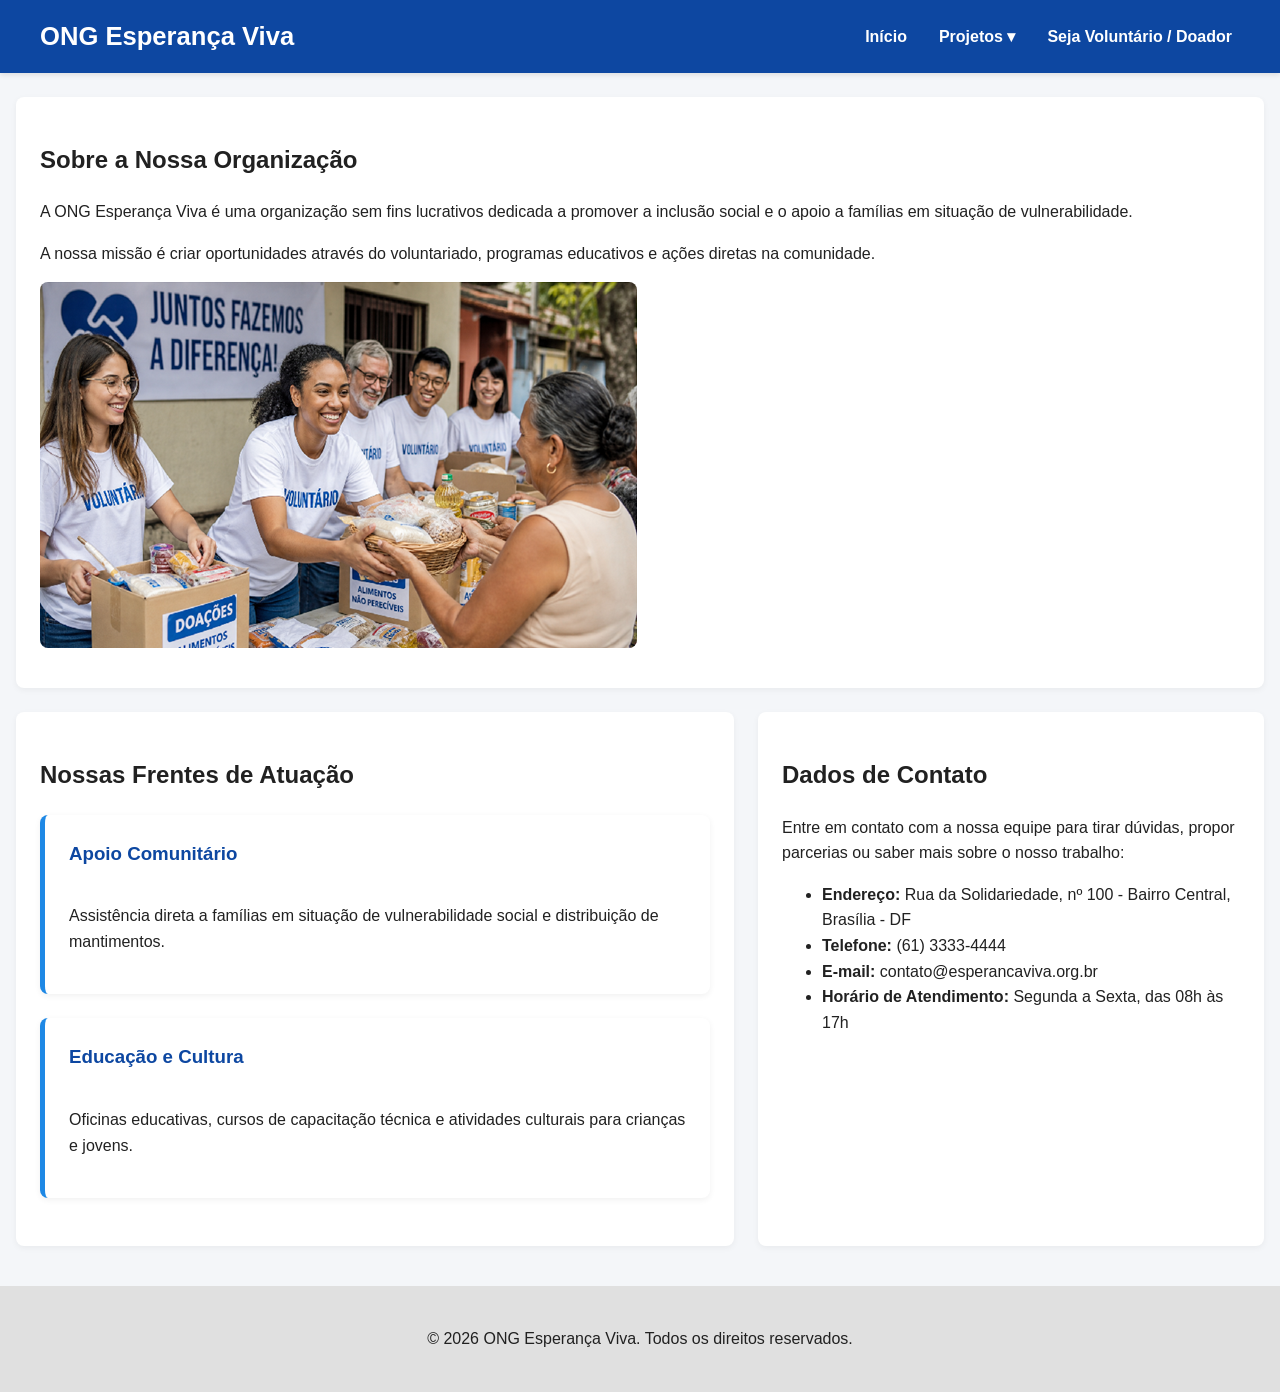
<file: index.html>
<!DOCTYPE html>
<html lang="pt-BR">

<head>
    <meta charset="UTF-8">
    <meta name="viewport" content="width=device-width, initial-scale=1.0">
    <title>Título da Página - ONG Esperança Viva</title>
    <link rel="stylesheet" href="css/estilos.css">
</head>

<body>

    <header>
        <div class="header-container">
            <h1>ONG Esperança Viva</h1>

            <!-- Ícone do Menu Hambúrguer sem erro de validação -->
            <input type="checkbox" id="menu-toggle" class="menu-checkbox" aria-label="Abrir Menu">
            <label for="menu-toggle" class="menu-hamburguer">
                <span></span>
                <span></span>
                <span></span>
            </label>

            <!-- Menu de Navegação Integrado -->
            <nav class="nav-menu">
                <ul>
                    <li><a href="#inicio">Início</a></li>
                    <li class="dropdown">
                        <a href="#projetos" class="dropdown-link">Projetos ▾</a>
                        <ul class="dropdown-menu">
                            <li><a href="#projetos">Projeto Prato Cheio</a></li>
                            <li><a href="#futuro-digital">Projeto Futuro Digital</a></li>
                        </ul>
                    </li>
                    <li><a href="#cadastro">Seja Voluntário / Doador</a></li>
                </ul>
            </nav>
        </div>
    </header>

    <main id="app-content" class="container-grid">
        <!-- O conteúdo será injetado dinamicamente pelo main.js -->
    </main>

    <footer>
        <p>&copy; 2026 ONG Esperança Viva. Todos os direitos reservados.</p>
    </footer>

    <script src="js/main.js"></script>
</body>

</html>
</file>
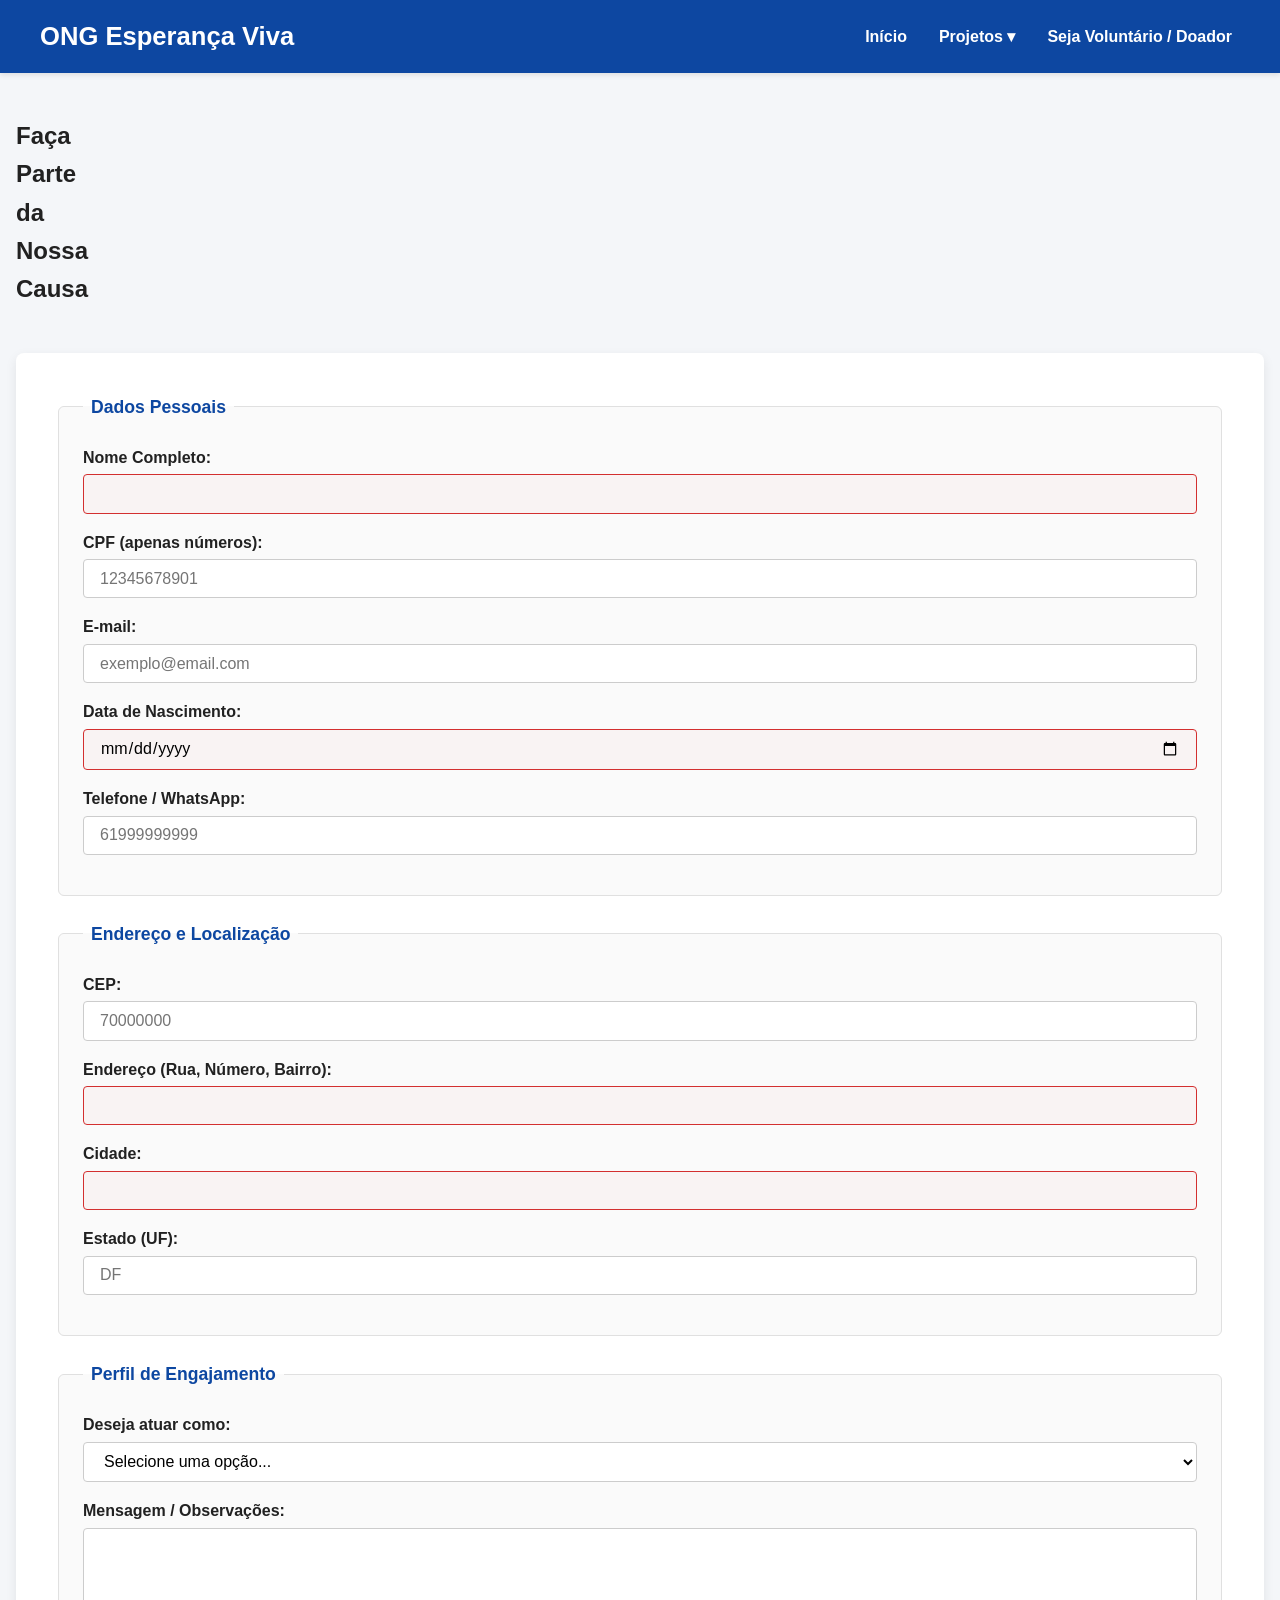
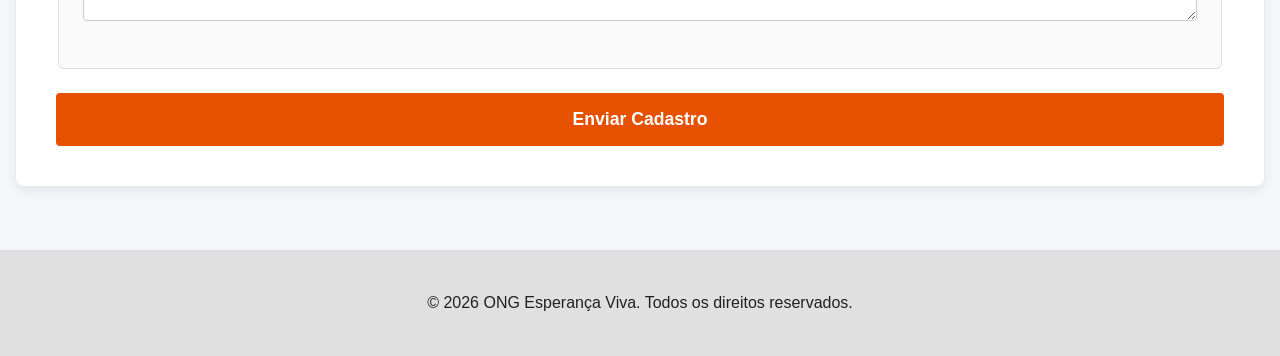
<file: cadastro.html>
<!DOCTYPE html>
<html lang="pt-BR">
<head>
    <meta charset="UTF-8">
    <meta name="viewport" content="width=device-width, initial-scale=1.0">
    <title>ONG Esperança Viva - Cadastro</title>
    <link rel="stylesheet" href="css/estilos.css">
    
</head>
<body>

   <header>
     <div class="header-container">
            <h1>ONG Esperança Viva</h1>

            <!-- Ícone do Menu Hambúrguer sem erro de validação -->
            <input type="checkbox" id="menu-toggle" class="menu-checkbox" aria-label="Abrir Menu">
            <label for="menu-toggle" class="menu-hamburguer">
                <span></span>
                <span></span>
                <span></span>
            </label>

            <!-- Menu de Navegação Integrado -->
            <nav class="nav-menu">
                <ul>
                    <li><a href="#inicio">Início</a></li>
                    <li class="dropdown">
                        <a href="#projetos" class="dropdown-link">Projetos ▾</a>
                        <ul class="dropdown-menu">
                            <li><a href="#prato-cheio">Projeto Prato Cheio</a></li>
                            <li><a href="#futuro-digital">Projeto Futuro Digital</a></li>
                        </ul>
                    </li>
                    <li><a href="#cadastro">Seja Voluntário / Doador</a></li>
                </ul>
            </nav>
        </div>
</header>
   <main id="cadastro" class="container-grid">
        <h2>Faça Parte da Nossa Causa</h2>

        <form action="#" method="post">
            
            <fieldset>
                <legend>Dados Pessoais</legend>

                <div>
                    <label for="nome">Nome Completo:</label>
                    <input type="text" id="nome" name="nome" required minlength="3">
                </div>

                <div>
                    <label for="cpf">CPF (apenas números):</label>
                    <input type="text" id="cpf" name="cpf" required pattern="\d{11}" maxlength="11" placeholder="12345678901" title="Digite exatamente 11 dígitos numéricos">
                </div>

                <div>
                    <label for="email">E-mail:</label>
                    <input type="email" id="email" name="email" required placeholder="exemplo@email.com">
                </div>

                <div>
                    <label for="nascimento">Data de Nascimento:</label>
                    <input type="date" id="nascimento" name="nascimento" required>
                </div>

                <div>
                    <label for="telefone">Telefone / WhatsApp:</label>
                    <input type="tel" id="telefone" name="telefone" required pattern="\d{10,11}" placeholder="61999999999" title="Digite DDD e número sem espaços ou traços">
                </div>
            </fieldset>

            <fieldset>
                <legend>Endereço e Localização</legend>

                <div>
                    <label for="cep">CEP:</label>
                    <input type="text" id="cep" name="cep" required pattern="\d{8}" maxlength="8" placeholder="70000000" title="Digite os 8 dígitos do CEP sem hífen">
                </div>

                <div>
                    <label for="endereco">Endereço (Rua, Número, Bairro):</label>
                    <input type="text" id="endereco" name="endereco" required>
                </div>

                <div>
                    <label for="cidade">Cidade:</label>
                    <input type="text" id="cidade" name="cidade" required>
                </div>

                <div>
                    <label for="estado">Estado (UF):</label>
                    <input type="text" id="estado" name="estado" required maxlength="2" placeholder="DF" title="Digite a sigla do estado com 2 letras">
                </div>
            </fieldset>

            <fieldset>
                <legend>Perfil de Engajamento</legend>

                <div>
                    <label for="perfil">Deseja atuar como:</label>
                    <select id="perfil" name="perfil" required>
                        <option value="">Selecione uma opção...</option>
                        <option value="voluntario">Voluntário</option>
                        <option value="doador">Doador</option>
                        <option value="ambos">Ambos</option>
                    </select>
                </div>

                <div>
                    <label for="mensagem">Mensagem / Observações:</label>
                    <textarea id="mensagem" name="mensagem" rows="4"></textarea>
                </div>
            </fieldset>

            <button type="submit">Enviar Cadastro</button>
        </form>
    </main>

    <footer>
        <p>&copy; 2026 ONG Esperança Viva. Todos os direitos reservados.</p>
    </footer>
    <script src="js/main.js"></script>

</body>
</html>
</file>
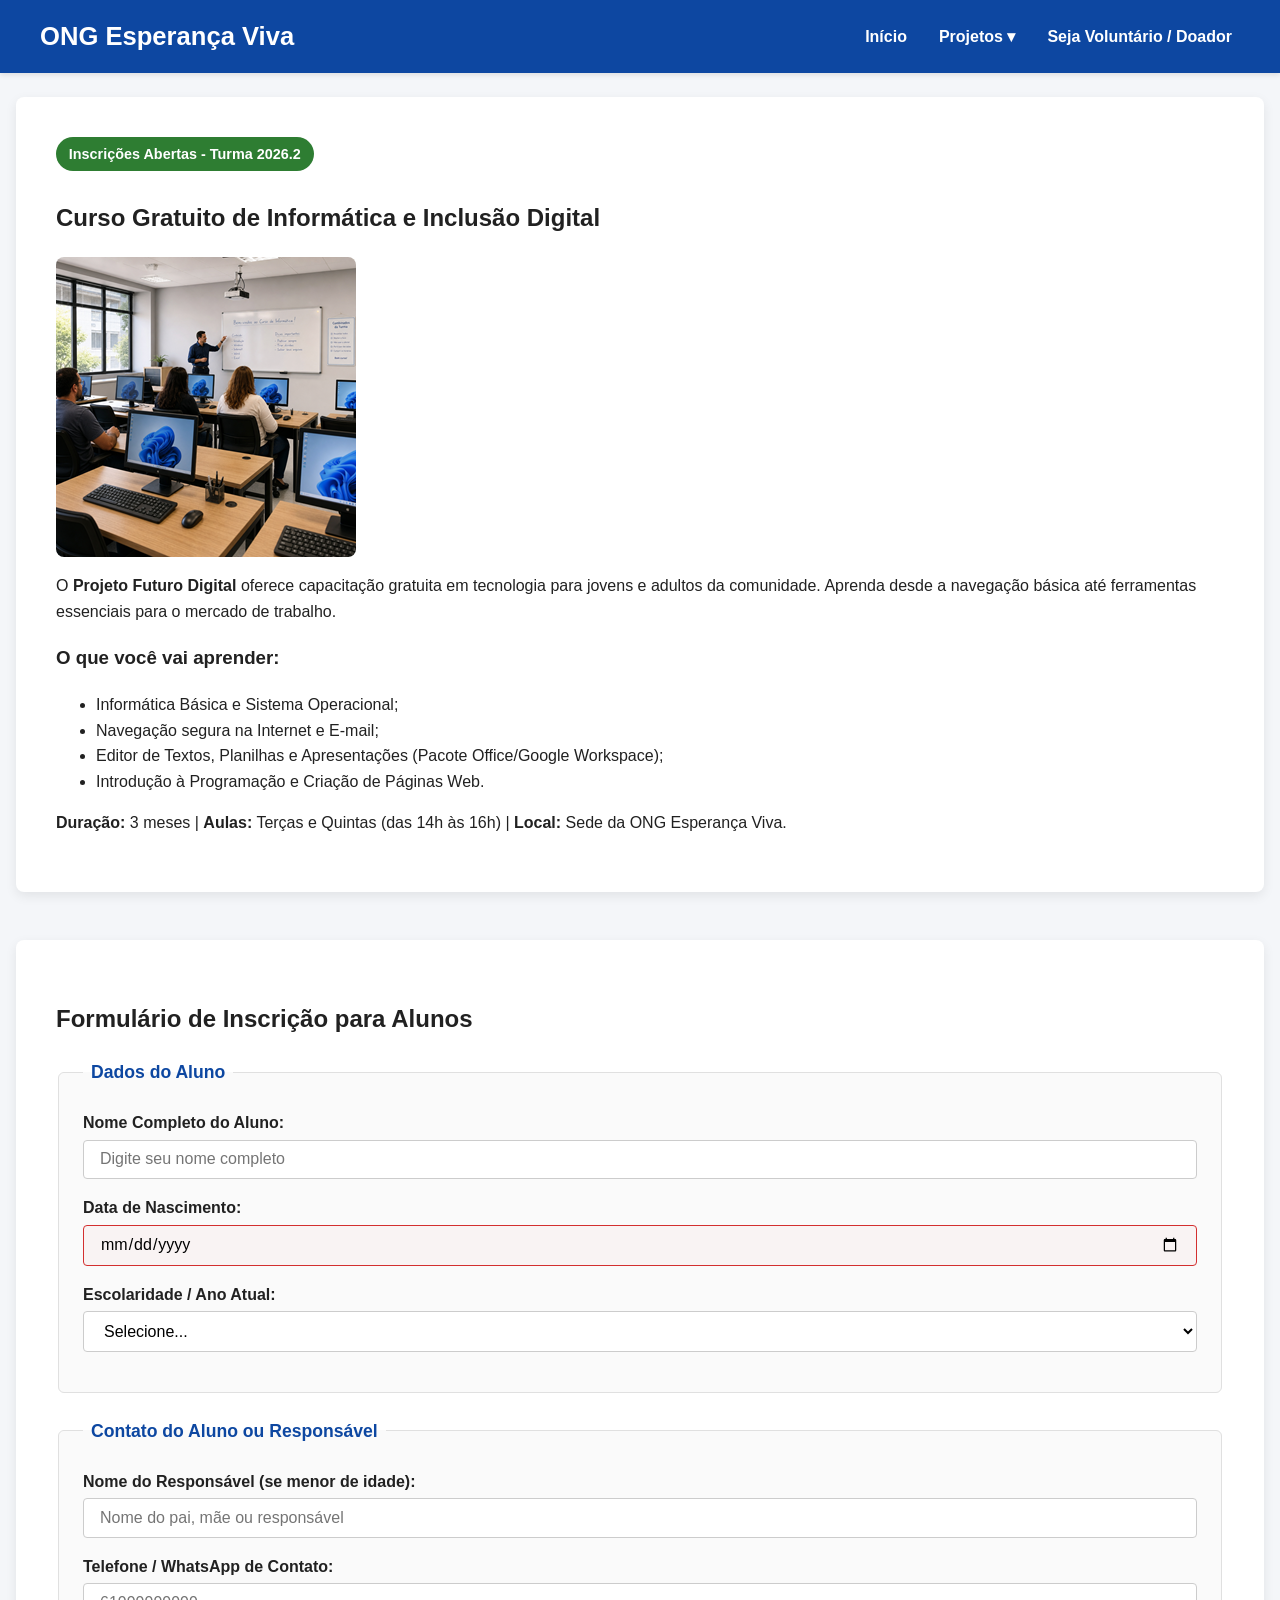
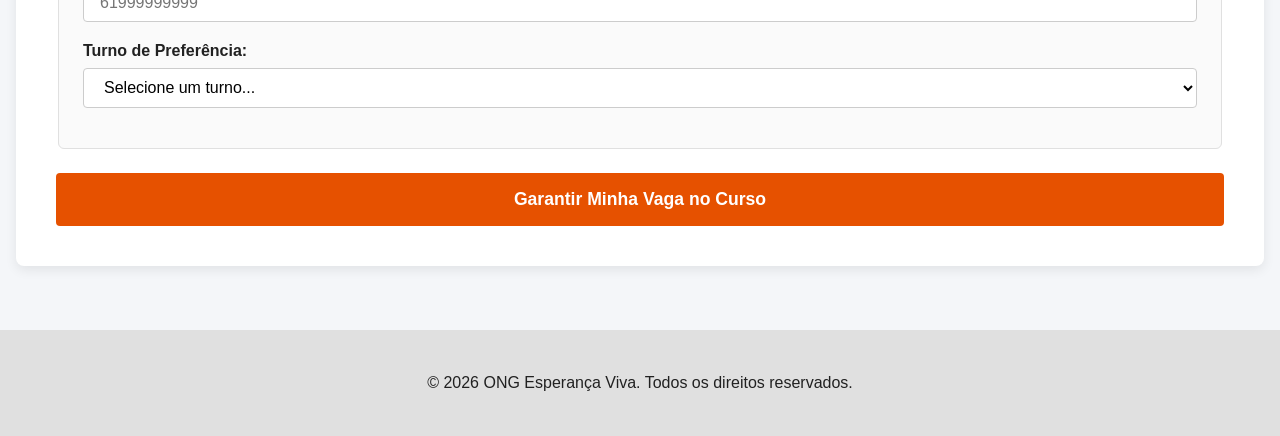
<file: futuro-digital.html>
<!DOCTYPE html>
<html lang="pt-BR">

<head>
    <meta charset="UTF-8">
    <meta name="viewport" content="width=device-width, initial-scale=1.0">
    <title>ONG Esperança Viva - Projeto Futuro Digital</title>

    <link rel="stylesheet" href="css/estilos.css">
</head>

<body>

    <header>
        <div class="header-container">
            <h1>ONG Esperança Viva</h1>

            <!-- Ícone do Menu Hambúrguer sem erro de validação -->
            <input type="checkbox" id="menu-toggle" class="menu-checkbox" aria-label="Abrir Menu">
            <label for="menu-toggle" class="menu-hamburguer">
                <span></span>
                <span></span>
                <span></span>
            </label>

            <!-- Menu de Navegação Integrado -->
            <nav class="nav-menu">
                <ul>
                    <li><a href="#inicio">Início</a></li>
                    <li class="dropdown">
                        <a href="#projetos" class="dropdown-link">Projetos ▾</a>
                        <ul class="dropdown-menu">
                            <li><a href="#prato-cheio">Projeto Prato Cheio</a></li>
                            <li><a href="#futuro-digital">Projeto Futuro Digital</a></li>
                        </ul>
                    </li>
                    <li><a href="#cadastro">Seja Voluntário / Doador</a></li>
                </ul>
            </nav>
        </div>
    </header>

    <main id="futuro-digital" class="container-grid">

        <!-- APRESENTAÇÃO DO CURSO PARA O ALUNO -->
        <section class="detalhes-curso">
            <span class="badge-vagas">Inscrições Abertas - Turma 2026.2</span>
            <h2>Curso Gratuito de Informática e Inclusão Digital</h2>
            <img src="Imagem/sala de aula.png"
                alt="Sala de aula de computação moderna com computadores preparados para os alunos">

            <p>O <strong>Projeto Futuro Digital</strong> oferece capacitação gratuita em tecnologia para jovens e
                adultos da comunidade. Aprenda desde a navegação básica até ferramentas essenciais para o mercado de
                trabalho.</p>

            <h3>O que você vai aprender:</h3>
            <ul>
                <li>Informática Básica e Sistema Operacional;</li>
                <li>Navegação segura na Internet e E-mail;</li>
                <li>Editor de Textos, Planilhas e Apresentações (Pacote Office/Google Workspace);</li>
                <li>Introdução à Programação e Criação de Páginas Web.</li>
            </ul>

            <p><strong>Duração:</strong> 3 meses | <strong>Aulas:</strong> Terças e Quintas (das 14h às 16h) |
                <strong>Local:</strong> Sede da ONG Esperança Viva.</p>
        </section>

        <!-- FORMULÁRIO DE INSCRIÇÃO DO ALUNO -->
        <!-- FORMULÁRIO DE INSCRIÇÃO DO ALUNO -->
        <form action="#" method="post">
            <h2>Formulário de Inscrição para Alunos</h2>

            <fieldset>
                <legend>Dados do Aluno</legend>

                <div>
                    <label for="nome-aluno">Nome Completo do Aluno:</label>
                    <input type="text" id="nome-aluno" name="nome-aluno" required minlength="3"
                        placeholder="Digite seu nome completo">
                </div>

                <div>
                    <label for="nascimento-aluno">Data de Nascimento:</label>
                    <input type="date" id="nascimento-aluno" name="nascimento-aluno" required placeholder="AAAA-MM-DD">
                </div>

                <div>
                    <label for="escola">Escolaridade / Ano Atual:</label>
                    <select id="escola" name="escola" required>
                        <option value="">Selecione...</option>
                        <option value="fundamental-cursando">Ensino Fundamental (Cursando)</option>
                        <option value="medio-cursando">Ensino Médio (Cursando)</option>
                        <option value="medio-concluido">Ensino Médio (Concluído)</option>
                        <option value="outro">Outro</option>
                    </select>
                </div>
            </fieldset>

            <fieldset>
                <legend>Contato do Aluno ou Responsável</legend>

                <div>
                    <label for="nome-responsavel">Nome do Responsável (se menor de idade):</label>
                    <input type="text" id="nome-responsavel" name="nome-responsavel"
                        placeholder="Nome do pai, mãe ou responsável">
                </div>

                <div>
                    <label for="tel-aluno">Telefone / WhatsApp de Contato:</label>
                    <input type="tel" id="tel-aluno" name="tel-aluno" required pattern="\d{10,11}"
                        placeholder="61999999999" title="Digite DDD e número sem espaços">
                </div>

                <div>
                    <label for="turno">Turno de Preferência:</label>
                    <select id="turno" name="turno" required>
                        <option value="">Selecione um turno...</option>
                        <option value="tarde">Tarde (14h às 16h)</option>
                        <option value="noite">Noite (19h às 21h - Fila de Espera)</option>
                    </select>
                </div>
            </fieldset>

            <button type="submit">Garantir Minha Vaga no Curso</button>
        </form>

    </main>

    <footer>
        <p>&copy; 2026 ONG Esperança Viva. Todos os direitos reservados.</p>
    </footer>
    <script src="js/main.js"></script>

</body>

</html>
</file>
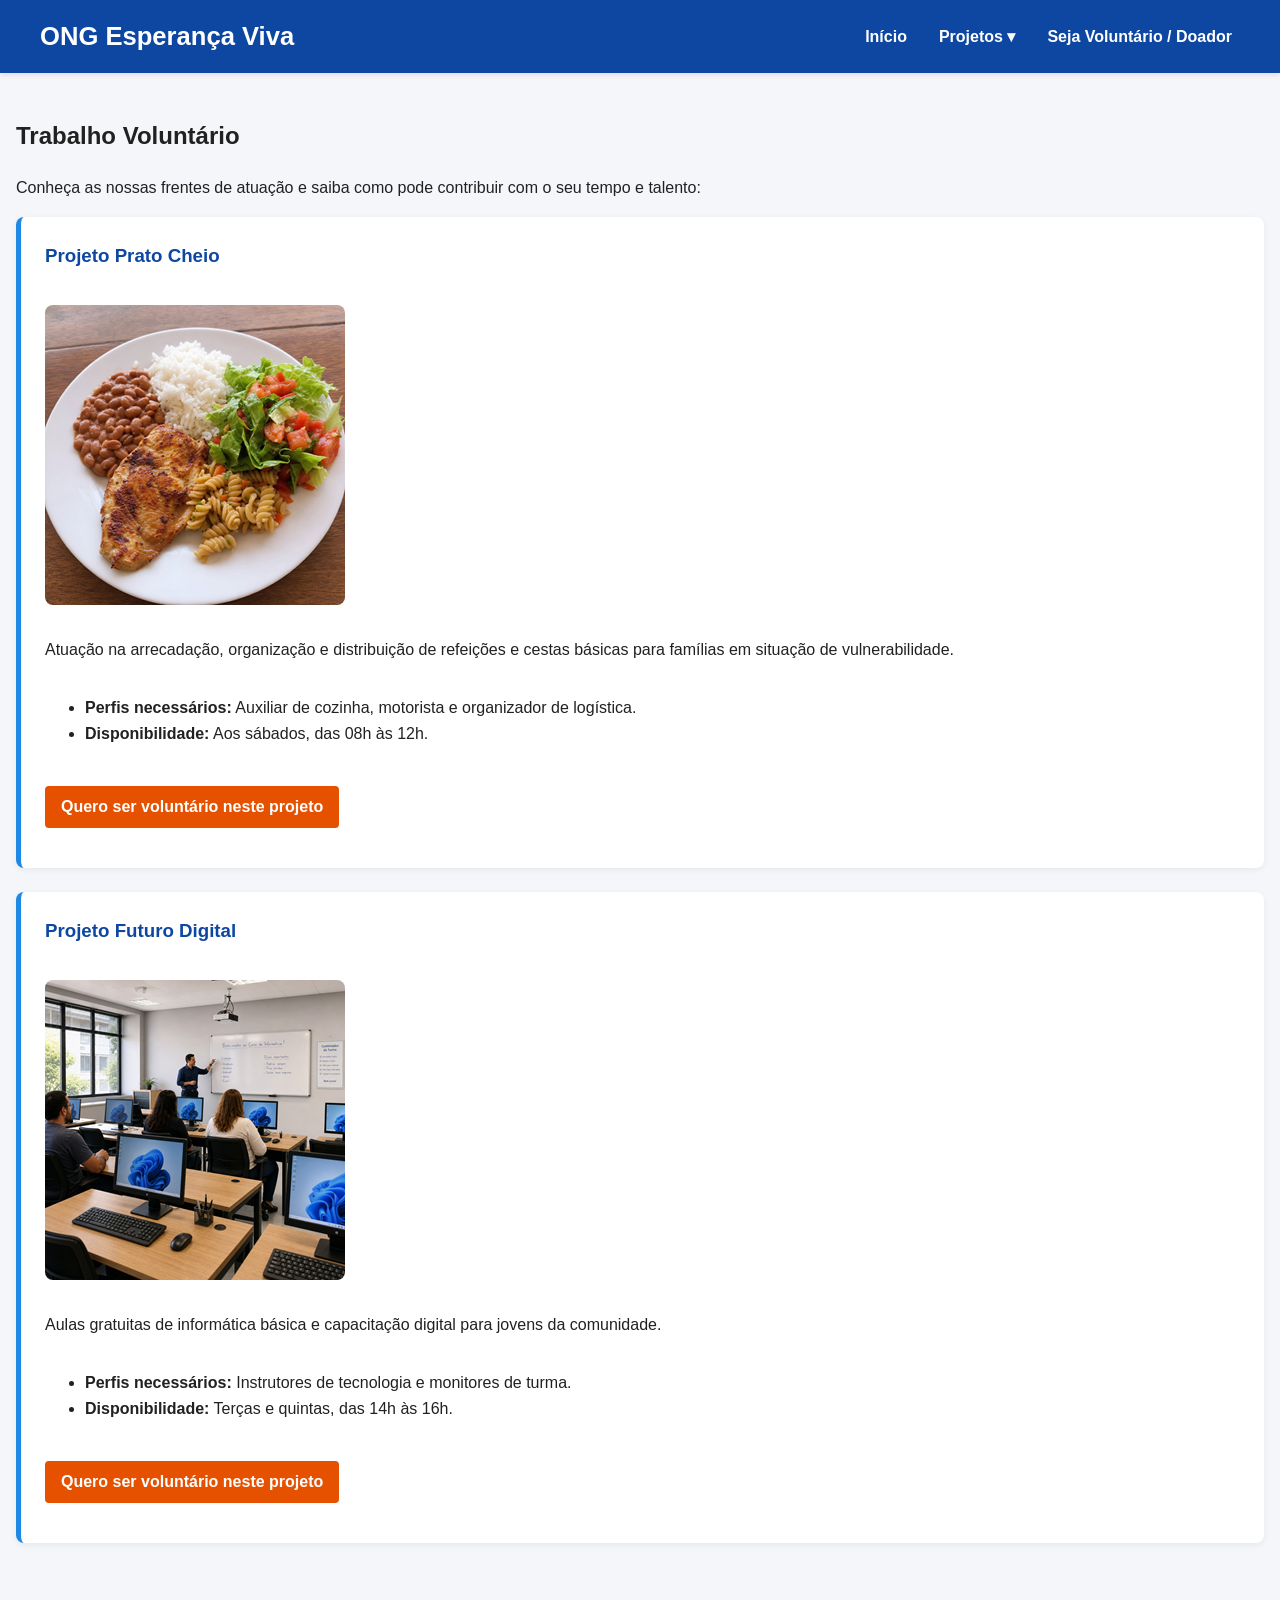
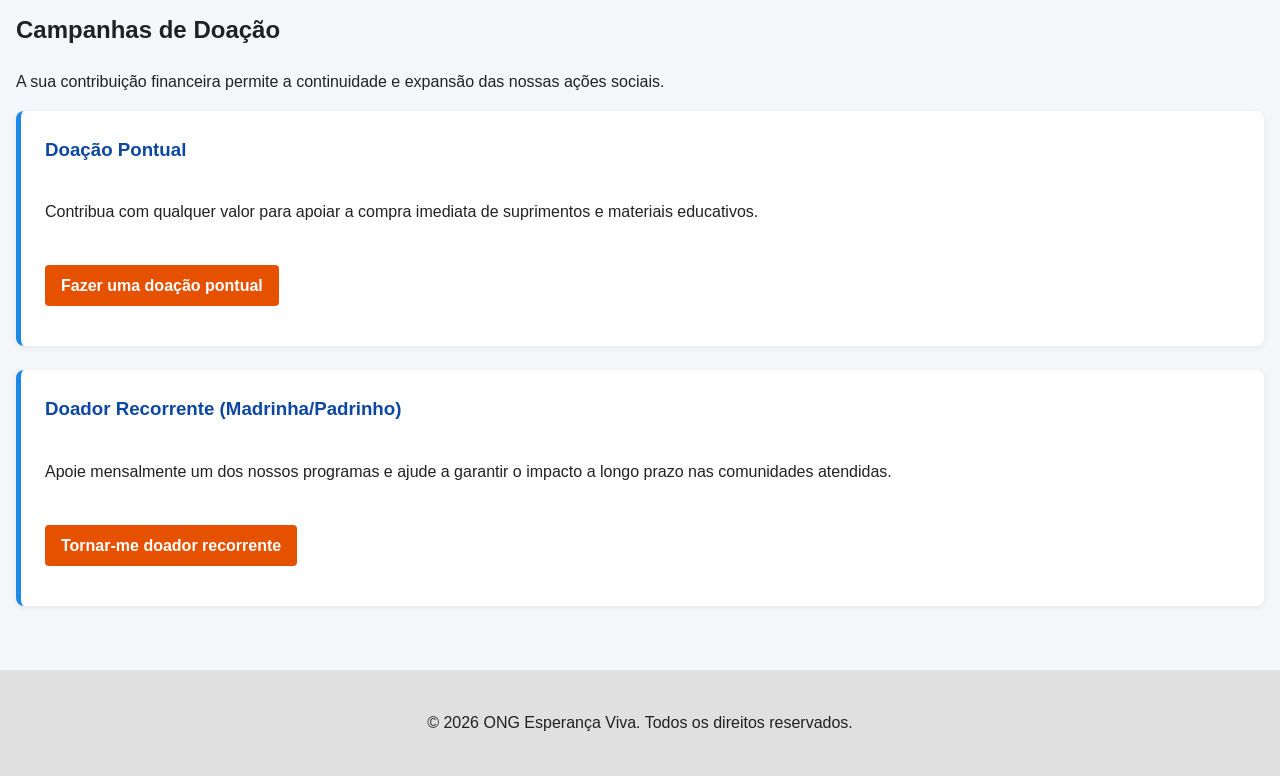
<file: projetos.html>
<!DOCTYPE html>
<html lang="pt-BR">

<head>
    <meta charset="UTF-8">
    <meta name="viewport" content="width=device-width, initial-scale=1.0">
    <title>ONG Esperança Viva - Projetos</title>

    <link rel="stylesheet" href="css/estilos.css">
</head>

<body>

    <header>
        <div class="header-container">
            <h1>ONG Esperança Viva</h1>

            <!-- Ícone do Menu Hambúrguer sem erro de validação -->
            <input type="checkbox" id="menu-toggle" class="menu-checkbox" aria-label="Abrir Menu">
            <label for="menu-toggle" class="menu-hamburguer">
                <span></span>
                <span></span>
                <span></span>
            </label>

            <!-- Menu de Navegação Integrado -->
            <nav class="nav-menu">
                <ul>
                    <li><a href="#inicio">Início</a></li>
                    <li class="dropdown">
                        <a href="#projetos" class="dropdown-link">Projetos ▾</a>
                        <ul class="dropdown-menu">
                            <li><a href="#projetos">Projeto Prato Cheio</a></li>
                            <li><a href="#futuro-digital">Projeto Futuro Digital</a></li>
                        </ul>
                    </li>
                    <li><a href="#cadastro">Seja Voluntário / Doador</a></li>
                </ul>
            </nav>
        </div>
    </header>

    <main id="projetos" class="container-grid">

        <section id="voluntariado">
            <h2>Trabalho Voluntário</h2>
            <p>Conheça as nossas frentes de atuação e saiba como pode contribuir com o seu tempo e talento:</p>

            <article id="prato-cheio">
                <h3>Projeto Prato Cheio</h3>
                <img src="Imagem/prato-cheio.png"
                    alt="um prato de comida com arroz, feijão, filé de frango grelhado, salada fresca e uma porção de macarrão">
                <p>Atuação na arrecadação, organização e distribuição de refeições e cestas básicas para famílias em
                    situação de vulnerabilidade.</p>
                <ul>
                    <li><strong>Perfis necessários:</strong> Auxiliar de cozinha, motorista e organizador de logística.
                    </li>
                    <li><strong>Disponibilidade:</strong> Aos sábados, das 08h às 12h.</li>
                </ul>
                <p><a href="#cadastro">Quero ser voluntário neste projeto</a></p>
            </article>

            <article id="futuro-digital">
                <h3>Projeto Futuro Digital</h3>
                <img src="Imagem/sala de aula.png" alt="sala de aula de computação moderna">
                <p>Aulas gratuitas de informática básica e capacitação digital para jovens da comunidade.</p>
                <ul>
                    <li><strong>Perfis necessários:</strong> Instrutores de tecnologia e monitores de turma.</li>
                    <li><strong>Disponibilidade:</strong> Terças e quintas, das 14h às 16h.</li>
                </ul>
                <p><a href="#cadastro">Quero ser voluntário neste projeto</a></p>
            </article>
        </section>

        <section id="doacoes">
            <h2>Campanhas de Doação</h2>
            <p>A sua contribuição financeira permite a continuidade e expansão das nossas ações sociais.</p>

            <article>
                <h3>Doação Pontual</h3>
                <p>Contribua com qualquer valor para apoiar a compra imediata de suprimentos e materiais educativos.</p>
                <p><a href="#cadastro">Fazer uma doação pontual</a></p>
            </article>

            <article>
                <h3>Doador Recorrente (Madrinha/Padrinho)</h3>
                <p>Apoie mensalmente um dos nossos programas e ajude a garantir o impacto a longo prazo nas comunidades
                    atendidas.</p>
                <p><a href="#cadastro">Tornar-me doador recorrente</a></p>
            </article>
        </section>

    </main>

    <footer>
        <p>&copy; 2026 ONG Esperança Viva. Todos os direitos reservados.</p>
    </footer>
    <script src="js/main.js"></script>
</body>

</html>
</file>
<file: css/estilos.css>
:root {
     /* PALETA DE CORES */
     --cor-primaria: #0d47a1;
     /* Azul Marinho - Títulos e cabeçalho */
     --cor-primaria-hover: #082d68;
     /* Azul Marinho Escuro */
     --cor-secundaria: #1e88e5;
     /* Azul Celeste */
     --cor-destaque: #e65100;
     /* Laranja - Botões CTA */
     --cor-destaque-hover: #c63f00;
     /* Laranja Escuro */
     --cor-sucesso: #2e7d32;
     /* Verde */
     --cor-fundo-claro: #f4f6f9;
     /* Cinza Claro */
     --cor-texto-escuro: #212121;
     /* Texto principal */
     --cor-texto-suave: #616161;
     /* Legendas e rótulos */

     /* ESCALA TIPOGRÁFICA */
     --fonte-principal: 'Segoe UI', Tahoma, Geneva, Verdana, sans-serif;
     --tamanho-h1: 2.25rem;
     --tamanho-h2: 1.75rem;
     --tamanho-h3: 1.35rem;
     --tamanho-corpo: 1rem;
     --tamanho-pequeno: 0.875rem;

     /* ESPAÇAMENTOS MODULARES */
     --espaco-xs: 0.25rem;
     --espaco-sm: 0.5rem;
     --espaco-md: 1rem;
     --espaco-lg: 1.5rem;
     --espaco-xl: 2.5rem;
}

/* ESTILOS GERAIS */
* {
     box-sizing: border-box;
}

body {
     font-family: var(--fonte-principal);
     background-color: var(--cor-fundo-claro);
     color: var(--cor-texto-escuro);
     margin: 0;
     padding: 0;
     line-height: 1.6;
}

img {
     max-width: 100%;
     height: auto;
     border-radius: 8px;
     display: block;
     margin: var(--espaco-md) 0;
}

/* 1. CABEÇALHO E NAVEGAÇÃO RESPONSIVA */
header {
     background-color: var(--cor-primaria);
     color: white;
     padding: var(--espaco-md) var(--espaco-lg);
     box-shadow: 0 2px 5px rgba(0, 0, 0, 0.1);
     position: relative;
     z-index: 1000;
}

.header-container {
     display: flex;
     justify-content: space-between;
     align-items: center;
     max-width: 1200px;
     margin: 0 auto;
}

header h1 {
     margin: 0;
     font-size: 1.6rem;
     color: white;
}

.menu-checkbox {
     display: none;
}

.nav-menu>ul {
     display: flex;
     list-style: none;
     margin: 0;
     padding: 0;
     gap: var(--espaco-md);
     align-items: center;
}

.nav-menu a {
     color: white;
     text-decoration: none;
     font-weight: 600;
     padding: var(--espaco-xs) var(--espaco-sm);
     display: block;
}

/* SUBMENU DROPDOWN */
.dropdown {
     position: relative;
}

ul.dropdown-menu {
     display: none !important;
     position: absolute;
     top: 100%;
     left: 0;
     background-color: var(--cor-primaria-hover);
     min-width: 200px;
     box-shadow: 0 4px 10px rgba(0, 0, 0, 0.25);
     border-radius: 4px;
     padding: var(--espaco-xs) 0;
     margin: 0;
     list-style: none;
     z-index: 1000;
}

.dropdown:hover ul.dropdown-menu {
     display: block !important;
}

ul.dropdown-menu li {
     width: 100%;
     display: block;
}

ul.dropdown-menu a {
     padding: var(--espaco-sm) var(--espaco-md);
     font-size: 0.9rem;
     white-space: nowrap;
     color: white;
     display: block;
     width: 100%;
}

ul.dropdown-menu a:hover {
     background-color: var(--cor-secundaria);
}

/* HAMBÚRGUER (MOBILE) */
.menu-hamburguer {
     display: none;
     flex-direction: column;
     justify-content: space-between;
     width: 28px;
     height: 20px;
     cursor: pointer;
}

.menu-hamburguer span {
     height: 3px;
     width: 100%;
     background-color: white;
     border-radius: 2px;
}

/* 2. BASE DO CSS GRID DE 12 COLUNAS */
.container-grid {
     display: grid;
     grid-template-columns: repeat(12, 1fr);
     gap: var(--espaco-lg);
     max-width: 1400px;
     margin: var(--espaco-lg) auto;
     padding: 0 var(--espaco-md);
}

/* BLOCOS DE CONTEÚDO */
#apresentacao {
     grid-column: span 12;
     background: white;
     padding: var(--espaco-lg);
     border-radius: 8px;
     box-shadow: 0 2px 6px rgba(0, 0, 0, 0.05);
}

#frentes-atuacao {
     grid-column: span 7;
     background: white;
     padding: var(--espaco-lg);
     border-radius: 8px;
     box-shadow: 0 2px 6px rgba(0, 0, 0, 0.05);
}

#contato {
     grid-column: span 5;
     background: white;
     padding: var(--espaco-lg);
     border-radius: 8px;
     box-shadow: 0 2px 6px rgba(0, 0, 0, 0.05);
}

/* CARTÕES E ARTIGOS */
article {
     display: flex;
     flex-direction: column;
     justify-content: space-between;
     align-items: flex-start;
     background: white;
     padding: var(--espaco-lg);
     margin-bottom: var(--espaco-lg);
     border-radius: 8px;
     box-shadow: 0 2px 6px rgba(0, 0, 0, 0.06);
     border-left: 5px solid var(--cor-secundaria);
}

article h3 {
     color: var(--cor-primaria);
     margin-top: 0;
}

article a {
     display: inline-block;
     background-color: var(--cor-destaque);
     color: white;
     text-decoration: none;
     padding: var(--espaco-sm) var(--espaco-md);
     border-radius: 4px;
     font-weight: bold;
     margin-top: var(--espaco-sm);
     transition: background-color 0.2s ease, transform 0.1s ease;
}

article a:hover {
     background-color: var(--cor-destaque-hover);
}

/* FORMULÁRIOS E CAMPOS */
.detalhes-curso,
form {
     grid-column: span 12;
     background: white;
     padding: var(--espaco-xl);
     border-radius: 8px;
     box-shadow: 0 4px 12px rgba(0, 0, 0, 0.08);
     margin-bottom: var(--espaco-lg);
}

fieldset {
     border: 1px solid #e0e0e0;
     border-radius: 6px;
     padding: var(--espaco-lg);
     margin-bottom: var(--espaco-lg);
     background-color: #fafafa;
}

legend {
     font-weight: bold;
     color: var(--cor-primaria);
     padding: 0 var(--espaco-sm);
     font-size: 1.1rem;
}

form div {
     margin-bottom: var(--espaco-md);
}

label {
     display: block;
     font-weight: 600;
     margin-bottom: var(--espaco-xs);
     color: var(--cor-texto-escuro);
}

input,
select,
textarea {
     width: 100%;
     padding: 0.6rem var(--espaco-md);
     border: 1px solid #ccc;
     border-radius: 4px;
     font-family: inherit;
     font-size: 1rem;
     background-color: white;
}

input:focus,
select:focus,
textarea:focus {
     outline: none;
     border-color: var(--cor-secundaria);
     box-shadow: 0 0 0 3px rgba(30, 136, 229, 0.2);
}

button[type="submit"] {
     width: 100%;
     background-color: var(--cor-destaque);
     color: white;
     border: none;
     padding: var(--espaco-md);
     font-size: 1.1rem;
     font-weight: bold;
     border-radius: 4px;
     cursor: pointer;
     transition: background-color 0.2s ease, transform 0.1s ease;
}

button[type="submit"]:hover {
     background-color: var(--cor-destaque-hover);
}

button[type="submit"]:active,
article a:active {
     transform: scale(0.98);
}

/* VALIDAÇÕES DE FORMULÁRIO */
input:not(:placeholder-shown):valid,
select:not([value=""]):valid {
     border-color: var(--cor-sucesso) !important;
     background-color: rgba(46, 125, 50, 0.03);
}

input:not(:placeholder-shown):invalid {
     border-color: #d32f2f !important;
     background-color: rgba(211, 47, 47, 0.03);
}

/* COMPONENTES DE FEEDBACK VISUAL */
.badge {
     display: inline-block;
     padding: 0.25rem 0.6rem;
     font-size: var(--tamanho-pequeno);
     font-weight: 600;
     border-radius: 50px;
     color: white;
}

.badge-sucesso,
.badge-vagas {
     display: inline-block;
     background-color: var(--cor-sucesso);
     color: white !important; /* Força o texto a ser branco */
     padding: 0.35rem 0.8rem;
     border-radius: 50px;     /* Borda arredondada */
     font-weight: bold;
     font-size: 0.9rem;
     margin-bottom: var(--espaco-sm);
}


.badge-alerta {
     background-color: var(--cor-destaque);
}

.badge-info {
     background-color: var(--cor-secundaria);
}

/* RODAPÉ */
footer {
     text-align: center;
     padding: var(--espaco-lg);
     background-color: #e0e0e0;
     margin-top: var(--espaco-xl);
}

/* 3. BREAKPOINTS RESPONSIVOS (@media) */
@media (max-width: 480px) {
     .container-grid {
          grid-template-columns: 1fr;
          padding: 0 var(--espaco-md);
     }

     #apresentacao,
     #frentes-atuacao,
     #contato {
          grid-column: span 1;
     }
}

@media (max-width: 768px) {
     .menu-hamburguer {
          display: flex;
     }

     .nav-menu {
          display: none;
          position: absolute;
          top: 100%;
          left: 0;
          width: 100%;
          background-color: var(--cor-primaria-hover);
          box-shadow: 0 4px 10px rgba(0, 0, 0, 0.3);
     }

     .nav-menu ul {
          flex-direction: column;
          gap: 0;
     }

     .nav-menu li {
          width: 100%;
          text-align: center;
          border-bottom: 1px solid rgba(255, 255, 255, 0.1);
     }

     .menu-checkbox:checked~.nav-menu {
          display: block;
     }

     .dropdown-menu {
          position: static;
          background-color: rgba(0, 0, 0, 0.15);
          box-shadow: none;
     }
}

@media (min-width: 481px) and (max-width: 768px) {
     .container-grid {
          grid-template-columns: repeat(6, 1fr);
     }

     #apresentacao,
     #frentes-atuacao,
     #contato {
          grid-column: span 6;
     }
}

@media (min-width: 769px) and (max-width: 1024px) {
     .container-grid {
          grid-template-columns: repeat(12, 1fr);
     }

     #apresentacao {
          grid-column: span 12;
     }

     #frentes-atuacao {
          grid-column: span 6;
     }

     #contato {
          grid-column: span 6;
     }
}

@media (min-width: 1025px) {
     .container-grid {
          grid-template-columns: repeat(12, 1fr);
     }

     #apresentacao {
          grid-column: span 12;
     }

     #frentes-atuacao {
          grid-column: span 7;
     }

     #contato {
          grid-column: span 5;
     }
}

/* 1. Garante que qualquer seção aberta dentro do grid ocupe a largura adequada */
.container-grid>section {
     grid-column: span 12;
     width: 100%;
}

/* 2. Na página de Projetos (#voluntariado e #doacoes), divida o layout em 1 colunas amplas para Desktop */
@media (min-width: 769px) {

     #voluntariado,
     #doacoes {
          grid-column: span 12;
          width: 100%;
     }

}

/* 3. Garante que cada cartão (article) ocupe a largura completa da sua respectiva seção */
article {
     width: 100%;
     box-sizing: border-box;
     margin-bottom: var(--espaco-lg);
}

/* Estilo para a badge e botões internos das páginas da SPA */
.badge-sucesso {
     background-color: var(--cor-sucesso);
     color: white !important;
     padding: 0.35rem 0.8rem;
     border-radius: 50px;
     font-weight: bold;
     display: inline-block;
     margin-bottom: 1rem;
}

.detalhes-curso a.btn {
     display: inline-block;
     background-color: var(--cor-destaque);
     color: white;
     text-decoration: none;
     padding: var(--espaco-sm) var(--espaco-lg);
     border-radius: 4px;
     font-weight: bold;
     transition: background-color 0.2s ease;
}

.detalhes-curso a.btn:hover {
     background-color: var(--cor-destaque-hover);
}

/* Modo Escuro em SPA */
@media (prefers-color-scheme: dark) {
  /* Fundo principal da aplicação */
  html, body, main, #app, #main-content, header, footer {
    background-color: #121212 !important;
    color: #f8f9fa !important;
  }

  /* Captura TODOS os cartões, containers e blocos de fundo claro */
  div, section, article, fieldset, form,
  .card, .card-body, .card-header, .card-footer, 
  .bg-white, .bg-light, .shadow, .shadow-sm, .shadow-lg, .border {
    background-color: #1e1e1e !important;
    color: #f8f9fa !important;
    border-color: #333333 !important;
  }

  /* Força a cor clara em rigorosamente TODOS os textos e rótulos */
  *, h1, h2, h3, h4, h5, h6, p, li, span, label, legend, strong, em, td, th,
  .text-dark, .text-muted, .text-body, .text-secondary, .text-black {
    color: #f8f9fa !important;
  }

  /* Campos de formulário e seleção */
  input, textarea, select, .form-control, .form-select {
    background-color: #2b2b2b !important;
    color: #ffffff !important;
    border: 1px solid #555555 !important;
  }

  /* Textos de exemplo dentro dos campos (placeholders) */
  input::placeholder, textarea::placeholder {
    color: #b0b0b0 !important;
  }

  /* Hiperlinks e navegação */
  a, .nav-link {
    color: #66b2ff !important;
  }
}
</file>
